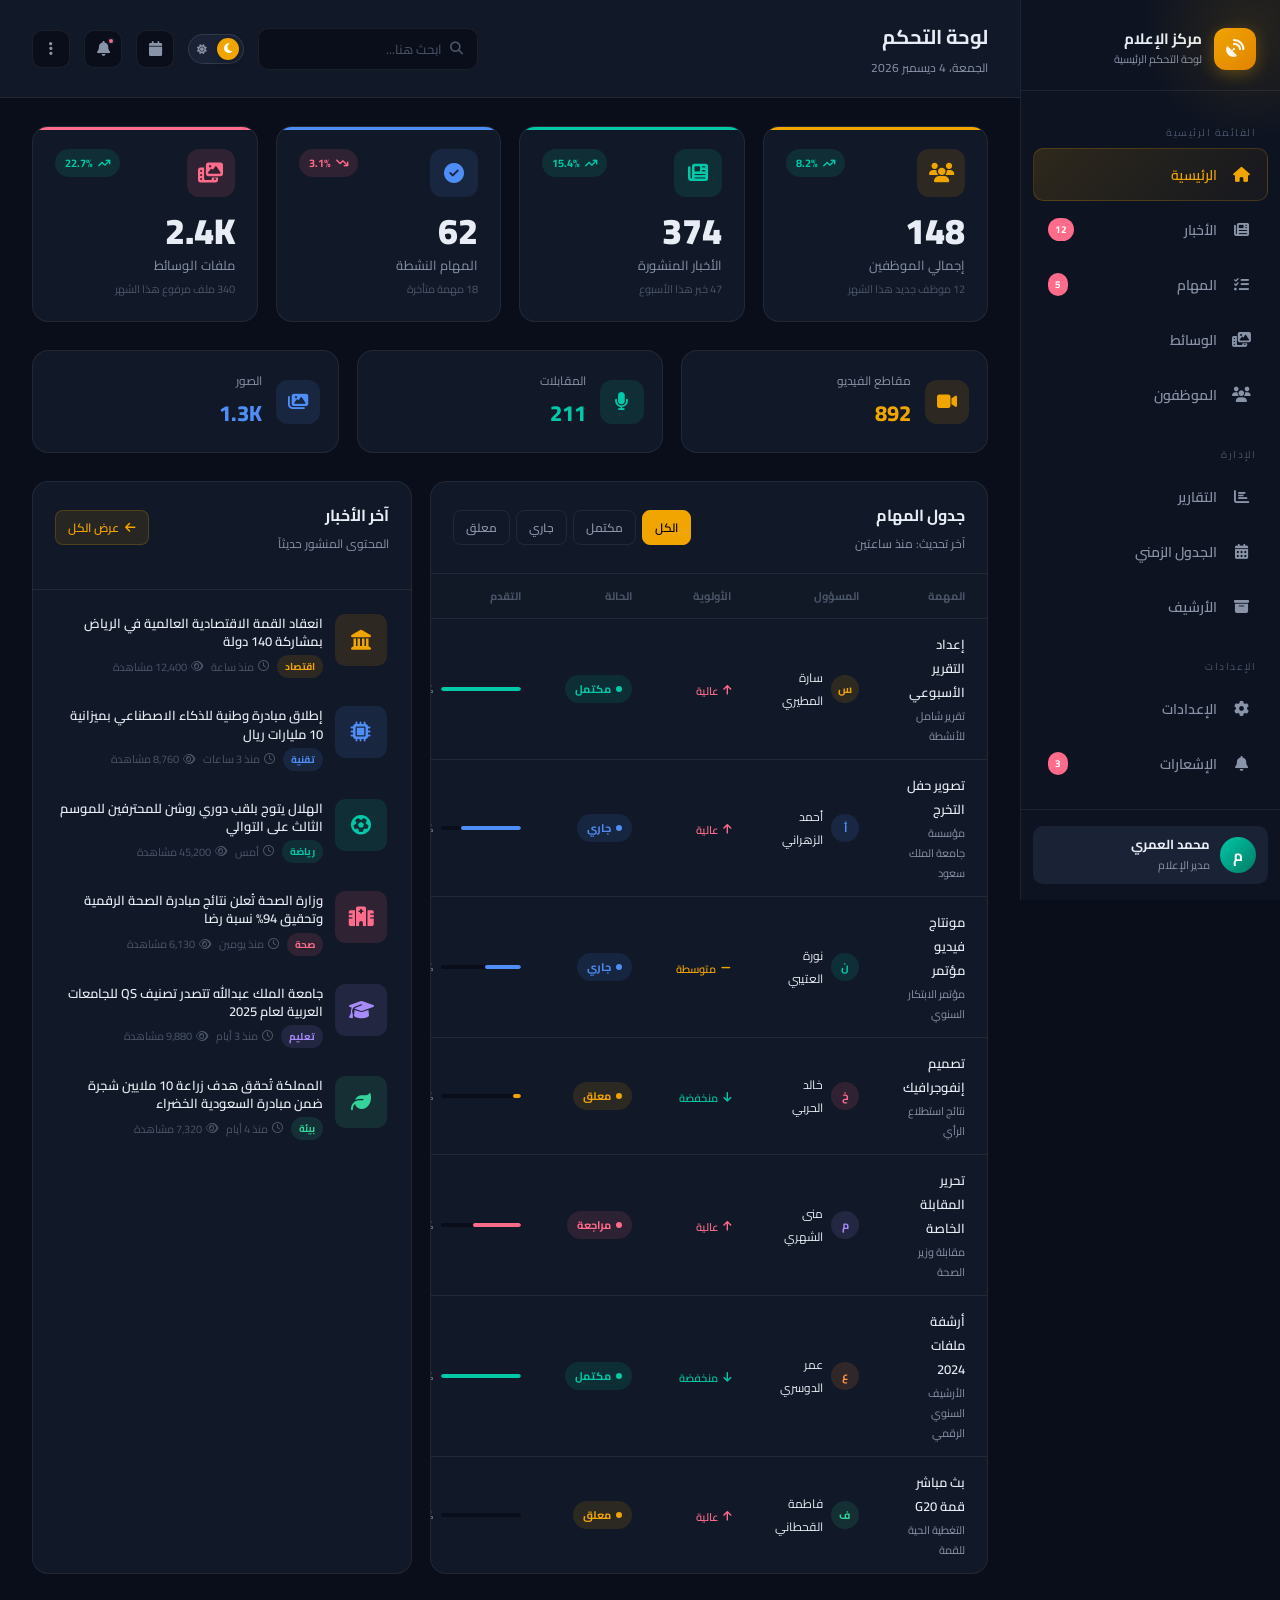
<file: index.html>
<!DOCTYPE html>
<html lang="ar" dir="rtl" data-theme="dark">
<head>
<meta charset="UTF-8">
<meta name="viewport" content="width=device-width, initial-scale=1.0">
<title>مركز الإعلام - لوحة التحكم</title>
<link href="https://fonts.googleapis.com/css2?family=Cairo:wght@300;400;600;700;900&display=swap" rel="stylesheet">
<link rel="stylesheet" href="https://cdnjs.cloudflare.com/ajax/libs/font-awesome/6.5.0/css/all.min.css">
<style>

  /* ══════════════════════════════════════════
     DARK THEME (default)
  ══════════════════════════════════════════ */
  :root,
  [data-theme="dark"] {
    --bg-deep:       #0a0e1a;
    --bg-card:       #111827;
    --bg-sidebar:    #0d1321;
    --bg-hover:      #1a2235;
    --accent-gold:   #f0a500;
    --accent-teal:   #00c9a7;
    --accent-rose:   #ff6b8a;
    --accent-blue:   #4f8ef7;
    --text-primary:  #e8ecf4;
    --text-secondary:#8a94a8;
    --text-muted:    #4a5568;
    --border:        rgba(255,255,255,0.07);
    --shadow:        0 8px 32px rgba(0,0,0,0.4);
    --sidebar-w:     260px;
    --radius:        16px;
    --radius-sm:     10px;
    /* toggle btn */
    --toggle-bg:     #1a2235;
    --toggle-border: rgba(255,255,255,0.1);
    --toggle-knob:   #f0a500;
    --toggle-icon-c: #8a94a8;
  }

  /* ══════════════════════════════════════════
     LIGHT THEME
  ══════════════════════════════════════════ */
  [data-theme="light"] {
    --bg-deep:       #f0f4fb;
    --bg-card:       #ffffff;
    --bg-sidebar:    #ffffff;
    --bg-hover:      #f0f4fb;
    --accent-gold:   #d4920a;
    --accent-teal:   #00a88c;
    --accent-rose:   #e8526d;
    --accent-blue:   #3a78e8;
    --text-primary:  #111827;
    --text-secondary:#5a6478;
    --text-muted:    #9aa3b3;
    --border:        rgba(0,0,0,0.08);
    --shadow:        0 8px 32px rgba(0,0,0,0.1);
    --toggle-bg:     #e8ecf4;
    --toggle-border: rgba(0,0,0,0.08);
    --toggle-knob:   #d4920a;
    --toggle-icon-c: #5a6478;
  }

  /* ══════════════════════════════════════════
     TRANSITION FOR SMOOTH THEME SWITCH
  ══════════════════════════════════════════ */
  *, *::before, *::after {
    box-sizing: border-box; margin: 0; padding: 0;
    transition: background-color 0.35s ease, border-color 0.35s ease, color 0.2s ease, box-shadow 0.35s ease;
  }

  body {
    font-family: 'Cairo', sans-serif;
    background: var(--bg-deep);
    color: var(--text-primary);
    min-height: 100vh;
    display: flex;
    overflow-x: hidden;
  }

  /* ══════════════════════════════════════════
     THEME TOGGLE BUTTON
  ══════════════════════════════════════════ */
  .theme-toggle {
    width: 56px; height: 30px;
    background: var(--toggle-bg);
    border: 1.5px solid var(--toggle-border);
    border-radius: 30px;
    position: relative;
    cursor: pointer;
    flex-shrink: 0;
    display: flex;
    align-items: center;
    padding: 3px;
  }

  .theme-toggle .knob {
    width: 22px; height: 22px;
    border-radius: 50%;
    background: var(--toggle-knob);
    box-shadow: 0 2px 8px rgba(0,0,0,0.25);
    display: flex; align-items: center; justify-content: center;
    font-size: 11px;
    color: #fff;
    position: absolute;
    right: 4px;
    transition: right 0.3s cubic-bezier(.4,0,.2,1), background 0.35s;
  }

  [data-theme="light"] .theme-toggle .knob {
    right: calc(100% - 26px);
  }

  .theme-toggle .track-icons {
    display: flex;
    justify-content: space-between;
    align-items: center;
    width: 100%;
    padding: 0 5px;
    pointer-events: none;
  }

  .theme-toggle .track-icons i {
    font-size: 10px;
    color: var(--toggle-icon-c);
  }

  /* ══════════════════════════════════════════
     SIDEBAR
  ══════════════════════════════════════════ */
  .sidebar {
    width: var(--sidebar-w);
    background: var(--bg-sidebar);
    border-left: 1px solid var(--border);
    display: flex;
    flex-direction: column;
    position: fixed;
    top: 0; right: 0; bottom: 0;
    z-index: 100;
    transition: transform 0.3s ease, background 0.35s, border-color 0.35s;
    overflow: hidden;
  }

  [data-theme="dark"] .sidebar::before {
    content: '';
    position: absolute;
    top: -80px; right: -80px;
    width: 220px; height: 220px;
    background: radial-gradient(circle, rgba(240,165,0,0.12) 0%, transparent 70%);
    pointer-events: none;
  }

  [data-theme="light"] .sidebar {
    box-shadow: -4px 0 24px rgba(0,0,0,0.06);
  }

  .sidebar-logo {
    padding: 28px 24px 20px;
    display: flex;
    align-items: center;
    gap: 12px;
    border-bottom: 1px solid var(--border);
  }

  .logo-icon {
    width: 42px; height: 42px;
    background: linear-gradient(135deg, var(--accent-gold), #e08000);
    border-radius: 12px;
    display: flex; align-items: center; justify-content: center;
    font-size: 18px;
    color: #fff;
    box-shadow: 0 4px 16px rgba(240,165,0,0.3);
    flex-shrink: 0;
  }

  .logo-text { line-height: 1.2; }
  .logo-text h2 { font-size: 15px; font-weight: 700; color: var(--text-primary); }
  .logo-text span { font-size: 11px; color: var(--text-secondary); font-weight: 400; }

  .sidebar-nav { padding: 16px 12px; flex: 1; overflow-y: auto; }
  .nav-section-label {
    font-size: 10px;
    text-transform: uppercase;
    letter-spacing: 1.5px;
    color: var(--text-muted);
    padding: 8px 12px 6px;
    margin-top: 8px;
  }

  .nav-item {
    display: flex; align-items: center; gap: 12px;
    padding: 11px 14px;
    border-radius: var(--radius-sm);
    cursor: pointer;
    color: var(--text-secondary);
    font-size: 14px;
    font-weight: 600;
    margin-bottom: 2px;
    position: relative;
    border: 1px solid transparent;
  }

  .nav-item:hover { background: var(--bg-hover); color: var(--text-primary); }
  .nav-item.active {
    background: linear-gradient(135deg, rgba(240,165,0,0.15), rgba(240,165,0,0.04));
    color: var(--accent-gold);
    border-color: rgba(240,165,0,0.2);
  }

  [data-theme="light"] .nav-item.active {
    background: linear-gradient(135deg, rgba(212,146,10,0.12), rgba(212,146,10,0.04));
  }

  .nav-item .nav-icon { width: 24px; text-align: center; flex-shrink: 0; font-size: 15px; }

  .nav-badge {
    margin-right: auto;
    background: var(--accent-rose);
    color: white;
    font-size: 10px;
    font-weight: 700;
    padding: 2px 7px;
    border-radius: 20px;
  }

  .sidebar-footer { padding: 16px 12px; border-top: 1px solid var(--border); }

  .user-profile {
    display: flex; align-items: center; gap: 10px;
    padding: 10px 12px;
    border-radius: var(--radius-sm);
    background: var(--bg-hover);
    cursor: pointer;
  }
  .user-profile:hover { background: var(--bg-deep); }

  .user-avatar {
    width: 36px; height: 36px;
    background: linear-gradient(135deg, var(--accent-teal), #007a65);
    border-radius: 50%;
    display: flex; align-items: center; justify-content: center;
    font-size: 15px; font-weight: 700;
    flex-shrink: 0; color: #fff;
  }

  .user-info { line-height: 1.3; }
  .user-info strong { font-size: 13px; display: block; }
  .user-info small { font-size: 11px; color: var(--text-secondary); }

  /* ══════════════════════════════════════════
     MAIN
  ══════════════════════════════════════════ */
  .main {
    flex: 1;
    margin-right: var(--sidebar-w);
    display: flex;
    flex-direction: column;
    min-height: 100vh;
  }

  /* TOPBAR */
  .topbar {
    display: flex; align-items: center; justify-content: space-between;
    padding: 18px 32px;
    background: var(--bg-card);
    border-bottom: 1px solid var(--border);
    position: sticky; top: 0; z-index: 50;
    backdrop-filter: blur(10px);
  }

  .topbar-right { display: flex; align-items: center; gap: 14px; }

  .topbar-title h1 { font-size: 20px; font-weight: 700; }
  .topbar-title p { font-size: 12px; color: var(--text-secondary); margin-top: 1px; }

  .search-box {
    display: flex; align-items: center; gap: 8px;
    background: var(--bg-deep);
    border: 1px solid var(--border);
    border-radius: 10px;
    padding: 8px 14px;
    width: 220px;
  }
  .search-box:focus-within { border-color: var(--accent-gold); }
  .search-box i { color: var(--text-muted); font-size: 13px; }
  .search-box input {
    background: none; border: none; outline: none;
    color: var(--text-primary); font-family: 'Cairo', sans-serif;
    font-size: 13px; width: 100%; text-align: right;
  }
  .search-box input::placeholder { color: var(--text-muted); }

  .icon-btn {
    width: 38px; height: 38px;
    background: var(--bg-deep);
    border: 1px solid var(--border);
    border-radius: 10px;
    display: flex; align-items: center; justify-content: center;
    cursor: pointer; font-size: 15px;
    color: var(--text-secondary);
    position: relative;
  }
  .icon-btn:hover { border-color: var(--accent-gold); color: var(--accent-gold); }
  .notif-dot {
    position: absolute; top: 6px; right: 6px;
    width: 8px; height: 8px;
    background: var(--accent-rose);
    border-radius: 50%;
    border: 2px solid var(--bg-card);
  }

  .hamburger {
    display: none;
    width: 38px; height: 38px;
    background: var(--bg-deep);
    border: 1px solid var(--border);
    border-radius: 10px;
    align-items: center; justify-content: center;
    cursor: pointer; font-size: 15px;
    color: var(--text-secondary);
  }

  /* ══════════════════════════════════════════
     CONTENT
  ══════════════════════════════════════════ */
  .content { padding: 28px 32px; flex: 1; }

  /* KPI CARDS */
  .kpi-grid {
    display: grid;
    grid-template-columns: repeat(4, 1fr);
    gap: 18px;
    margin-bottom: 28px;
  }

  .kpi-card {
    background: var(--bg-card);
    border: 1px solid var(--border);
    border-radius: var(--radius);
    padding: 22px;
    position: relative;
    overflow: hidden;
    cursor: pointer;
    animation: fadeUp 0.5s ease both;
  }

  [data-theme="light"] .kpi-card {
    box-shadow: 0 2px 12px rgba(0,0,0,0.05);
  }

  .kpi-card:hover { transform: translateY(-4px); box-shadow: var(--shadow); }
  .kpi-card:nth-child(1) { animation-delay: 0.05s; }
  .kpi-card:nth-child(2) { animation-delay: 0.10s; }
  .kpi-card:nth-child(3) { animation-delay: 0.15s; }
  .kpi-card:nth-child(4) { animation-delay: 0.20s; }
  .kpi-card:nth-child(1):hover { border-color: var(--accent-gold); }
  .kpi-card:nth-child(2):hover { border-color: var(--accent-teal); }
  .kpi-card:nth-child(3):hover { border-color: var(--accent-blue); }
  .kpi-card:nth-child(4):hover { border-color: var(--accent-rose); }

  .kpi-card::before {
    content: '';
    position: absolute;
    top: 0; left: 0; right: 0;
    height: 3px;
    border-radius: var(--radius) var(--radius) 0 0;
  }
  .kpi-card:nth-child(1)::before { background: var(--accent-gold); }
  .kpi-card:nth-child(2)::before { background: var(--accent-teal); }
  .kpi-card:nth-child(3)::before { background: var(--accent-blue); }
  .kpi-card:nth-child(4)::before { background: var(--accent-rose); }

  .kpi-top { display: flex; justify-content: space-between; align-items: flex-start; margin-bottom: 16px; }

  .kpi-icon {
    width: 48px; height: 48px;
    border-radius: 12px;
    display: flex; align-items: center; justify-content: center;
    font-size: 20px;
  }
  .kpi-card:nth-child(1) .kpi-icon { background: rgba(240,165,0,0.12); color: var(--accent-gold); }
  .kpi-card:nth-child(2) .kpi-icon { background: rgba(0,201,167,0.12); color: var(--accent-teal); }
  .kpi-card:nth-child(3) .kpi-icon { background: rgba(79,142,247,0.12); color: var(--accent-blue); }
  .kpi-card:nth-child(4) .kpi-icon { background: rgba(255,107,138,0.12); color: var(--accent-rose); }

  .kpi-trend {
    display: flex; align-items: center; gap: 5px;
    font-size: 11px; font-weight: 700;
    padding: 4px 10px;
    border-radius: 20px;
  }
  .trend-up   { background: rgba(0,201,167,0.12);  color: var(--accent-teal); }
  .trend-down { background: rgba(255,107,138,0.12); color: var(--accent-rose); }

  .kpi-value  { font-size: 36px; font-weight: 900; line-height: 1; margin-bottom: 4px; }
  .kpi-label  { font-size: 13px; color: var(--text-secondary); }
  .kpi-sub    { font-size: 11px; color: var(--text-muted); margin-top: 2px; }

  /* BOTTOM GRID */
  .bottom-grid { display: grid; grid-template-columns: 1fr 380px; gap: 18px; }

  /* SECTION HEADER */
  .section-header { display: flex; justify-content: space-between; align-items: center; margin-bottom: 16px; }
  .section-title  { font-size: 16px; font-weight: 700; }
  .section-sub    { font-size: 12px; color: var(--text-secondary); margin-top: 2px; }
  .view-all {
    font-size: 12px; color: var(--accent-gold);
    cursor: pointer; font-weight: 600;
    background: rgba(240,165,0,0.1);
    padding: 5px 12px;
    border-radius: 8px;
    border: 1px solid rgba(240,165,0,0.2);
    display: flex; align-items: center; gap: 6px;
  }
  .view-all:hover { opacity: 0.75; }

  /* TABLE */
  .table-card {
    background: var(--bg-card);
    border: 1px solid var(--border);
    border-radius: var(--radius);
    overflow: hidden;
    animation: fadeUp 0.5s ease 0.25s both;
  }
  [data-theme="light"] .table-card { box-shadow: 0 2px 12px rgba(0,0,0,0.05); }

  .table-toolbar {
    padding: 18px 22px;
    border-bottom: 1px solid var(--border);
    display: flex; justify-content: space-between; align-items: center;
  }

  .filter-tabs { display: flex; gap: 6px; }
  .tab {
    padding: 5px 12px;
    border-radius: 8px;
    font-size: 12px; font-weight: 600;
    cursor: pointer;
    border: 1px solid var(--border);
    color: var(--text-secondary);
    background: transparent;
  }
  .tab.active { background: var(--accent-gold); color: #000; border-color: var(--accent-gold); }
  .tab:hover:not(.active) { border-color: var(--accent-gold); color: var(--accent-gold); }

  table { width: 100%; border-collapse: collapse; }
  thead th {
    padding: 12px 22px;
    text-align: right;
    font-size: 11px; font-weight: 700;
    color: var(--text-muted);
    background: rgba(0,0,0,0.02);
    border-bottom: 1px solid var(--border);
  }
  [data-theme="light"] thead th { background: rgba(0,0,0,0.02); }

  tbody tr { border-bottom: 1px solid var(--border); animation: fadeUp 0.4s ease both; }
  tbody tr:last-child { border-bottom: none; }
  tbody tr:hover { background: var(--bg-hover); }
  tbody td { padding: 13px 22px; font-size: 13px; vertical-align: middle; }

  .task-name { font-weight: 600; }
  .task-desc { font-size: 11px; color: var(--text-secondary); margin-top: 2px; }

  .assignee { display: flex; align-items: center; gap: 8px; }
  .av { width: 28px; height: 28px; border-radius: 50%; display: flex; align-items: center; justify-content: center; font-size: 11px; font-weight: 700; flex-shrink: 0; }

  .badge { display: inline-flex; align-items: center; gap: 5px; padding: 4px 10px; border-radius: 20px; font-size: 11px; font-weight: 700; }
  .badge::before { content: ''; width: 6px; height: 6px; border-radius: 50%; background: currentColor; }
  .badge-done { background: rgba(0,201,167,0.12);  color: var(--accent-teal); }
  .badge-prog { background: rgba(79,142,247,0.12);  color: var(--accent-blue); }
  .badge-pend { background: rgba(240,165,0,0.12);   color: var(--accent-gold); }
  .badge-rev  { background: rgba(255,107,138,0.12); color: var(--accent-rose); }

  .priority { display: inline-flex; align-items: center; gap: 5px; font-size: 11px; font-weight: 600; }
  .p-high { color: var(--accent-rose); }
  .p-med  { color: var(--accent-gold); }
  .p-low  { color: var(--accent-teal); }

  .progress-bar  { height: 4px; background: var(--bg-deep); border-radius: 4px; overflow: hidden; width: 80px; }
  .progress-fill { height: 100%; border-radius: 4px; }
  .due-cell { display: flex; align-items: center; gap: 6px; font-size: 12px; color: var(--text-secondary); }

  /* NEWS PANEL */
  .news-panel {
    background: var(--bg-card);
    border: 1px solid var(--border);
    border-radius: var(--radius);
    display: flex; flex-direction: column;
    animation: fadeUp 0.5s ease 0.3s both;
    overflow: hidden;
  }
  [data-theme="light"] .news-panel { box-shadow: 0 2px 12px rgba(0,0,0,0.05); }

  .news-header { padding: 18px 22px; border-bottom: 1px solid var(--border); }
  .news-list   { padding: 12px; flex: 1; overflow-y: auto; }

  .news-item { display: flex; gap: 12px; padding: 12px; border-radius: var(--radius-sm); cursor: pointer; margin-bottom: 4px; }
  .news-item:hover { background: var(--bg-hover); }

  .news-thumb { width: 52px; height: 52px; border-radius: 10px; display: flex; align-items: center; justify-content: center; font-size: 20px; flex-shrink: 0; }
  .news-meta  { flex: 1; min-width: 0; }
  .news-title { font-size: 13px; font-weight: 600; line-height: 1.4; margin-bottom: 5px; }
  .news-info  { display: flex; gap: 8px; flex-wrap: wrap; align-items: center; }
  .news-cat   { font-size: 10px; font-weight: 700; padding: 2px 8px; border-radius: 12px; }
  .news-date, .news-views { font-size: 11px; color: var(--text-muted); display: flex; align-items: center; gap: 4px; }

  /* QUICK STATS */
  .quick-stats {
    display: grid;
    grid-template-columns: repeat(3, 1fr);
    gap: 18px;
    margin-bottom: 28px;
    animation: fadeUp 0.5s ease 0.35s both;
  }

  .mini-card {
    background: var(--bg-card);
    border: 1px solid var(--border);
    border-radius: var(--radius);
    padding: 18px;
    display: flex; align-items: center; gap: 14px;
    cursor: pointer;
  }
  [data-theme="light"] .mini-card { box-shadow: 0 2px 12px rgba(0,0,0,0.05); }
  .mini-card:hover { border-color: rgba(240,165,0,0.3); transform: translateY(-2px); }

  .mini-icon  { width: 44px; height: 44px; border-radius: 12px; display: flex; align-items: center; justify-content: center; font-size: 18px; flex-shrink: 0; }
  .mini-label { font-size: 12px; color: var(--text-secondary); }
  .mini-value { font-size: 22px; font-weight: 800; }

  /* ANIMATIONS */
  @keyframes fadeUp {
    from { opacity: 0; transform: translateY(16px); }
    to   { opacity: 1; transform: translateY(0); }
  }

  /* SCROLLBAR */
  ::-webkit-scrollbar { width: 4px; }
  ::-webkit-scrollbar-track { background: transparent; }
  ::-webkit-scrollbar-thumb { background: var(--text-muted); border-radius: 4px; }

  /* OVERLAY */
  .overlay { display: none; position: fixed; inset: 0; background: rgba(0,0,0,0.6); z-index: 90; backdrop-filter: blur(2px); }
  .overlay.show { display: block; }

  /* RESPONSIVE */
  @media (max-width: 1100px) {
    .kpi-grid { grid-template-columns: repeat(2, 1fr); }
    .bottom-grid { grid-template-columns: 1fr; }
    .quick-stats { grid-template-columns: repeat(3, 1fr); }
  }
  @media (max-width: 768px) {
    .sidebar { transform: translateX(100%); }
    .sidebar.open { transform: translateX(0); }
    .main { margin-right: 0; }
    .hamburger { display: flex; }
    .content { padding: 18px 16px; }
    .topbar { padding: 14px 16px; }
    .kpi-grid { grid-template-columns: repeat(2, 1fr); gap: 12px; }
    .quick-stats { grid-template-columns: repeat(2, 1fr); gap: 12px; }
    .search-box { display: none; }
    .kpi-value { font-size: 28px; }
    table thead { display: none; }
    table tbody td { display: block; padding: 6px 16px; }
    table tbody td::before { content: attr(data-label) ': '; font-weight: 700; color: var(--text-muted); font-size: 11px; }
    table tbody tr { padding: 10px 0; display: block; }
  }
  @media (max-width: 480px) {
    .kpi-grid { grid-template-columns: 1fr; }
    .quick-stats { grid-template-columns: 1fr 1fr; }
  }
</style>
</head>
<body>

<div class="overlay" id="overlay" onclick="closeSidebar()"></div>

<!-- ═══ SIDEBAR ═══ -->
<aside class="sidebar" id="sidebar">
  <div class="sidebar-logo">
    <div class="logo-icon"><i class="fa-solid fa-satellite-dish"></i></div>
    <div class="logo-text">
      <h2>مركز الإعلام</h2>
      <span>لوحة التحكم الرئيسية</span>
    </div>
  </div>

  <nav class="sidebar-nav">
    <div class="nav-section-label">القائمة الرئيسية</div>
    <div class="nav-item active"><span class="nav-icon"><i class="fa-solid fa-house"></i></span> الرئيسية</div>
    <div class="nav-item"><span class="nav-icon"><i class="fa-solid fa-newspaper"></i></span> الأخبار <span class="nav-badge">12</span></div>
    <div class="nav-item"><span class="nav-icon"><i class="fa-solid fa-list-check"></i></span> المهام <span class="nav-badge">5</span></div>
    <div class="nav-item"><span class="nav-icon"><i class="fa-solid fa-photo-film"></i></span> الوسائط</div>
    <div class="nav-item"><span class="nav-icon"><i class="fa-solid fa-users"></i></span> الموظفون</div>

    <div class="nav-section-label" style="margin-top:16px;">الإدارة</div>
    <div class="nav-item"><span class="nav-icon"><i class="fa-solid fa-chart-bar"></i></span> التقارير</div>
    <div class="nav-item"><span class="nav-icon"><i class="fa-solid fa-calendar-days"></i></span> الجدول الزمني</div>
    <div class="nav-item"><span class="nav-icon"><i class="fa-solid fa-box-archive"></i></span> الأرشيف</div>

    <div class="nav-section-label" style="margin-top:16px;">الإعدادات</div>
    <div class="nav-item"><span class="nav-icon"><i class="fa-solid fa-gear"></i></span> الإعدادات</div>
    <div class="nav-item"><span class="nav-icon"><i class="fa-solid fa-bell"></i></span> الإشعارات <span class="nav-badge">3</span></div>
  </nav>

  <div class="sidebar-footer">
    <div class="user-profile">
      <div class="user-avatar">م</div>
      <div class="user-info">
        <strong>محمد العمري</strong>
        <small>مدير الإعلام</small>
      </div>
    </div>
  </div>
</aside>

<!-- ═══ MAIN ═══ -->
<div class="main">

  <!-- TOPBAR -->
  <div class="topbar">
    <div style="display:flex;align-items:center;gap:12px;">
      <div class="hamburger" id="hamburger" onclick="toggleSidebar()"><i class="fa-solid fa-bars"></i></div>
      <div class="topbar-title">
        <h1>لوحة التحكم</h1>
        <p id="dateDisplay">جارٍ التحميل...</p>
      </div>
    </div>
    <div class="topbar-right">
      <div class="search-box">
        <i class="fa-solid fa-magnifying-glass"></i>
        <input type="text" placeholder="ابحث هنا...">
      </div>

      <!-- ─── THEME TOGGLE ─── -->
      <div class="theme-toggle" id="themeToggle" onclick="toggleTheme()" title="تبديل المظهر">
        <div class="track-icons">
          <i class="fa-solid fa-moon"></i>
          <i class="fa-solid fa-sun"></i>
        </div>
        <div class="knob" id="themeKnob">
          <i class="fa-solid fa-moon" id="knobIcon"></i>
        </div>
      </div>

      <div class="icon-btn"><i class="fa-solid fa-calendar"></i></div>
      <div class="icon-btn">
        <i class="fa-solid fa-bell"></i>
        <div class="notif-dot"></div>
      </div>
      <div class="icon-btn"><i class="fa-solid fa-ellipsis-vertical"></i></div>
    </div>
  </div>

  <!-- CONTENT -->
  <div class="content">

    <!-- KPI CARDS -->
    <div class="kpi-grid">
      <div class="kpi-card">
        <div class="kpi-top">
          <div class="kpi-icon"><i class="fa-solid fa-users"></i></div>
          <div class="kpi-trend trend-up"><i class="fa-solid fa-arrow-trend-up"></i> 8.2%</div>
        </div>
        <div class="kpi-value">148</div>
        <div class="kpi-label">إجمالي الموظفين</div>
        <div class="kpi-sub">12 موظف جديد هذا الشهر</div>
      </div>
      <div class="kpi-card">
        <div class="kpi-top">
          <div class="kpi-icon"><i class="fa-solid fa-newspaper"></i></div>
          <div class="kpi-trend trend-up"><i class="fa-solid fa-arrow-trend-up"></i> 15.4%</div>
        </div>
        <div class="kpi-value">374</div>
        <div class="kpi-label">الأخبار المنشورة</div>
        <div class="kpi-sub">47 خبر هذا الأسبوع</div>
      </div>
      <div class="kpi-card">
        <div class="kpi-top">
          <div class="kpi-icon"><i class="fa-solid fa-circle-check"></i></div>
          <div class="kpi-trend trend-down"><i class="fa-solid fa-arrow-trend-down"></i> 3.1%</div>
        </div>
        <div class="kpi-value">62</div>
        <div class="kpi-label">المهام النشطة</div>
        <div class="kpi-sub">18 مهمة متأخرة</div>
      </div>
      <div class="kpi-card">
        <div class="kpi-top">
          <div class="kpi-icon"><i class="fa-solid fa-photo-film"></i></div>
          <div class="kpi-trend trend-up"><i class="fa-solid fa-arrow-trend-up"></i> 22.7%</div>
        </div>
        <div class="kpi-value">2.4K</div>
        <div class="kpi-label">ملفات الوسائط</div>
        <div class="kpi-sub">340 ملف مرفوع هذا الشهر</div>
      </div>
    </div>

    <!-- QUICK STATS -->
    <div class="quick-stats">
      <div class="mini-card">
        <div class="mini-icon" style="background:rgba(240,165,0,0.12);color:var(--accent-gold)"><i class="fa-solid fa-video"></i></div>
        <div><div class="mini-label">مقاطع الفيديو</div><div class="mini-value" style="color:var(--accent-gold)">892</div></div>
      </div>
      <div class="mini-card">
        <div class="mini-icon" style="background:rgba(0,201,167,0.12);color:var(--accent-teal)"><i class="fa-solid fa-microphone"></i></div>
        <div><div class="mini-label">المقابلات</div><div class="mini-value" style="color:var(--accent-teal)">211</div></div>
      </div>
      <div class="mini-card">
        <div class="mini-icon" style="background:rgba(79,142,247,0.12);color:var(--accent-blue)"><i class="fa-solid fa-images"></i></div>
        <div><div class="mini-label">الصور</div><div class="mini-value" style="color:var(--accent-blue)">1.3K</div></div>
      </div>
    </div>

    <!-- BOTTOM GRID -->
    <div class="bottom-grid">
      <!-- Tasks Table -->
      <div class="table-card">
        <div class="table-toolbar">
          <div>
            <div class="section-title">جدول المهام</div>
            <div class="section-sub">آخر تحديث: منذ ساعتين</div>
          </div>
          <div class="filter-tabs">
            <div class="tab active" onclick="filterTasks(this,'all')">الكل</div>
            <div class="tab" onclick="filterTasks(this,'done')">مكتمل</div>
            <div class="tab" onclick="filterTasks(this,'prog')">جاري</div>
            <div class="tab" onclick="filterTasks(this,'pend')">معلق</div>
          </div>
        </div>
        <table>
          <thead>
            <tr>
              <th>المهمة</th><th>المسؤول</th><th>الأولوية</th><th>الحالة</th><th>التقدم</th><th>الموعد</th>
            </tr>
          </thead>
          <tbody id="tasksBody"></tbody>
        </table>
      </div>

      <!-- News Panel -->
      <div class="news-panel">
        <div class="news-header">
          <div class="section-header">
            <div>
              <div class="section-title">آخر الأخبار</div>
              <div class="section-sub">المحتوى المنشور حديثاً</div>
            </div>
            <div class="view-all"><i class="fa-solid fa-arrow-left"></i> عرض الكل</div>
          </div>
        </div>
        <div class="news-list" id="newsList"></div>
      </div>
    </div>

  </div><!-- /content -->
</div><!-- /main -->

<script>
  /* ═══ DATE ═══ */
  const days   = ['الأحد','الإثنين','الثلاثاء','الأربعاء','الخميس','الجمعة','السبت'];
  const months = ['يناير','فبراير','مارس','أبريل','مايو','يونيو','يوليو','أغسطس','سبتمبر','أكتوبر','نوفمبر','ديسمبر'];
  const now = new Date();
  document.getElementById('dateDisplay').textContent =
    `${days[now.getDay()]}، ${now.getDate()} ${months[now.getMonth()]} ${now.getFullYear()}`;

  /* ═══ THEME TOGGLE ═══ */
  const html      = document.documentElement;
  const knobIcon  = document.getElementById('knobIcon');

  function applyTheme(theme) {
    html.setAttribute('data-theme', theme);
    localStorage.setItem('theme', theme);
    // swap knob icon
    knobIcon.className = theme === 'dark'
      ? 'fa-solid fa-moon'
      : 'fa-solid fa-sun';
  }

  function toggleTheme() {
    const current = html.getAttribute('data-theme');
    applyTheme(current === 'dark' ? 'light' : 'dark');
  }

  // Load saved preference
  const saved = localStorage.getItem('theme') || 'dark';
  applyTheme(saved);

  /* ═══ SIDEBAR ═══ */
  function toggleSidebar() {
    document.getElementById('sidebar').classList.toggle('open');
    document.getElementById('overlay').classList.toggle('show');
  }
  function closeSidebar() {
    document.getElementById('sidebar').classList.remove('open');
    document.getElementById('overlay').classList.remove('show');
  }

  /* ═══ TASKS ═══ */
  const tasks = [
    { name:'إعداد التقرير الأسبوعي',  desc:'تقرير شامل للأنشطة',          assignee:'سارة المطيري',    av:'س', color:'#f0a500', priority:'high', status:'done', progress:100, due:'١٥ مارس' },
    { name:'تصوير حفل التخرج',         desc:'مؤسسة جامعة الملك سعود',       assignee:'أحمد الزهراني',   av:'أ', color:'#4f8ef7', priority:'high', status:'prog', progress:75,  due:'٢٠ مارس' },
    { name:'مونتاج فيديو مؤتمر',       desc:'مؤتمر الابتكار السنوي',        assignee:'نورة العتيبي',    av:'ن', color:'#00c9a7', priority:'med',  status:'prog', progress:45,  due:'٢٢ مارس' },
    { name:'تصميم إنفوجرافيك',         desc:'نتائج استطلاع الرأي',          assignee:'خالد الحربي',     av:'خ', color:'#ff6b8a', priority:'low',  status:'pend', progress:10,  due:'٢٥ مارس' },
    { name:'تحرير المقابلة الخاصة',    desc:'مقابلة وزير الصحة',            assignee:'منى الشهري',      av:'م', color:'#a78bfa', priority:'high', status:'rev',  progress:60,  due:'١٨ مارس' },
    { name:'أرشفة ملفات 2024',          desc:'الأرشيف السنوي الرقمي',        assignee:'عمر الدوسري',     av:'ع', color:'#fb923c', priority:'low',  status:'done', progress:100, due:'١٠ مارس' },
    { name:'بث مباشر قمة G20',          desc:'التغطية الحية للقمة',          assignee:'فاطمة القحطاني', av:'ف', color:'#34d399', priority:'high', status:'pend', progress:0,   due:'٣٠ مارس' },
  ];

  const statusMap = {
    done:{ label:'مكتمل',  cls:'badge-done' },
    prog:{ label:'جاري',   cls:'badge-prog' },
    pend:{ label:'معلق',   cls:'badge-pend' },
    rev: { label:'مراجعة', cls:'badge-rev'  },
  };
  const priorityMap = {
    high:{ label:'عالية',   cls:'p-high', fa:'fa-arrow-up'   },
    med: { label:'متوسطة',  cls:'p-med',  fa:'fa-minus'      },
    low: { label:'منخفضة', cls:'p-low',  fa:'fa-arrow-down' },
  };
  const progressColor = { done:'#00c9a7', prog:'#4f8ef7', pend:'#f0a500', rev:'#ff6b8a' };

  function renderTasks(filter) {
    const body = document.getElementById('tasksBody');
    const list = filter === 'all' ? tasks : tasks.filter(t => t.status === filter);
    body.innerHTML = list.map((t,i) => `
      <tr style="animation-delay:${i*0.06}s">
        <td data-label="المهمة">
          <div class="task-name">${t.name}</div>
          <div class="task-desc">${t.desc}</div>
        </td>
        <td data-label="المسؤول">
          <div class="assignee">
            <div class="av" style="background:${t.color}22;color:${t.color}">${t.av}</div>
            <span style="font-size:12px">${t.assignee}</span>
          </div>
        </td>
        <td data-label="الأولوية">
          <span class="priority ${priorityMap[t.priority].cls}">
            <i class="fa-solid ${priorityMap[t.priority].fa}"></i> ${priorityMap[t.priority].label}
          </span>
        </td>
        <td data-label="الحالة"><span class="badge ${statusMap[t.status].cls}">${statusMap[t.status].label}</span></td>
        <td data-label="التقدم">
          <div style="display:flex;align-items:center;gap:8px;">
            <div class="progress-bar">
              <div class="progress-fill" style="width:${t.progress}%;background:${progressColor[t.status]}"></div>
            </div>
            <span style="font-size:11px;color:var(--text-secondary)">${t.progress}%</span>
          </div>
        </td>
        <td data-label="الموعد">
          <div class="due-cell"><i class="fa-regular fa-calendar" style="opacity:.5"></i> ${t.due}</div>
        </td>
      </tr>`).join('');
  }

  function filterTasks(el, filter) {
    document.querySelectorAll('.tab').forEach(t => t.classList.remove('active'));
    el.classList.add('active');
    renderTasks(filter);
  }
  renderTasks('all');

  /* ═══ NEWS ═══ */
  const news = [
    { fa:'fa-solid fa-landmark',        ic:'#f0a500', ib:'rgba(240,165,0,0.12)',   title:'انعقاد القمة الاقتصادية العالمية في الرياض بمشاركة 140 دولة',       cat:'اقتصاد', cc:'#f0a500', cb:'rgba(240,165,0,0.12)',   date:'منذ ساعة',    views:'12,400 مشاهدة' },
    { fa:'fa-solid fa-microchip',        ic:'#4f8ef7', ib:'rgba(79,142,247,0.12)',  title:'إطلاق مبادرة وطنية للذكاء الاصطناعي بميزانية 10 مليارات ريال',      cat:'تقنية',  cc:'#4f8ef7', cb:'rgba(79,142,247,0.12)',  date:'منذ 3 ساعات', views:'8,760 مشاهدة'  },
    { fa:'fa-solid fa-futbol',           ic:'#00c9a7', ib:'rgba(0,201,167,0.12)',   title:'الهلال يتوج بلقب دوري روشن للمحترفين للموسم الثالث على التوالي',    cat:'رياضة',  cc:'#00c9a7', cb:'rgba(0,201,167,0.12)',   date:'أمس',          views:'45,200 مشاهدة' },
    { fa:'fa-solid fa-hospital',         ic:'#ff6b8a', ib:'rgba(255,107,138,0.12)', title:'وزارة الصحة تُعلن نتائج مبادرة الصحة الرقمية وتحقيق 94% نسبة رضا', cat:'صحة',    cc:'#ff6b8a', cb:'rgba(255,107,138,0.12)', date:'منذ يومين',    views:'6,130 مشاهدة'  },
    { fa:'fa-solid fa-graduation-cap',   ic:'#a78bfa', ib:'rgba(167,139,250,0.12)', title:'جامعة الملك عبدالله تتصدر تصنيف QS للجامعات العربية لعام 2025',     cat:'تعليم',  cc:'#a78bfa', cb:'rgba(167,139,250,0.12)', date:'منذ 3 أيام',   views:'9,880 مشاهدة'  },
    { fa:'fa-solid fa-leaf',             ic:'#34d399', ib:'rgba(52,211,153,0.12)',   title:'المملكة تُحقق هدف زراعة 10 ملايين شجرة ضمن مبادرة السعودية الخضراء', cat:'بيئة',  cc:'#34d399', cb:'rgba(52,211,153,0.12)',  date:'منذ 4 أيام',   views:'7,320 مشاهدة'  },
  ];

  document.getElementById('newsList').innerHTML = news.map(n => `
    <div class="news-item">
      <div class="news-thumb" style="background:${n.ib};color:${n.ic}"><i class="${n.fa}"></i></div>
      <div class="news-meta">
        <div class="news-title">${n.title}</div>
        <div class="news-info">
          <span class="news-cat" style="background:${n.cb};color:${n.cc}">${n.cat}</span>
          <span class="news-date"><i class="fa-regular fa-clock"></i> ${n.date}</span>
          <span class="news-views"><i class="fa-regular fa-eye"></i> ${n.views}</span>
        </div>
      </div>
    </div>`).join('');

  /* ═══ NAV ACTIVE ═══ */
  document.querySelectorAll('.nav-item').forEach(item => {
    item.addEventListener('click', function() {
      document.querySelectorAll('.nav-item').forEach(i => i.classList.remove('active'));
      this.classList.add('active');
      if (window.innerWidth <= 768) closeSidebar();
    });
  });
</script>
</body>
</html>
</file>
